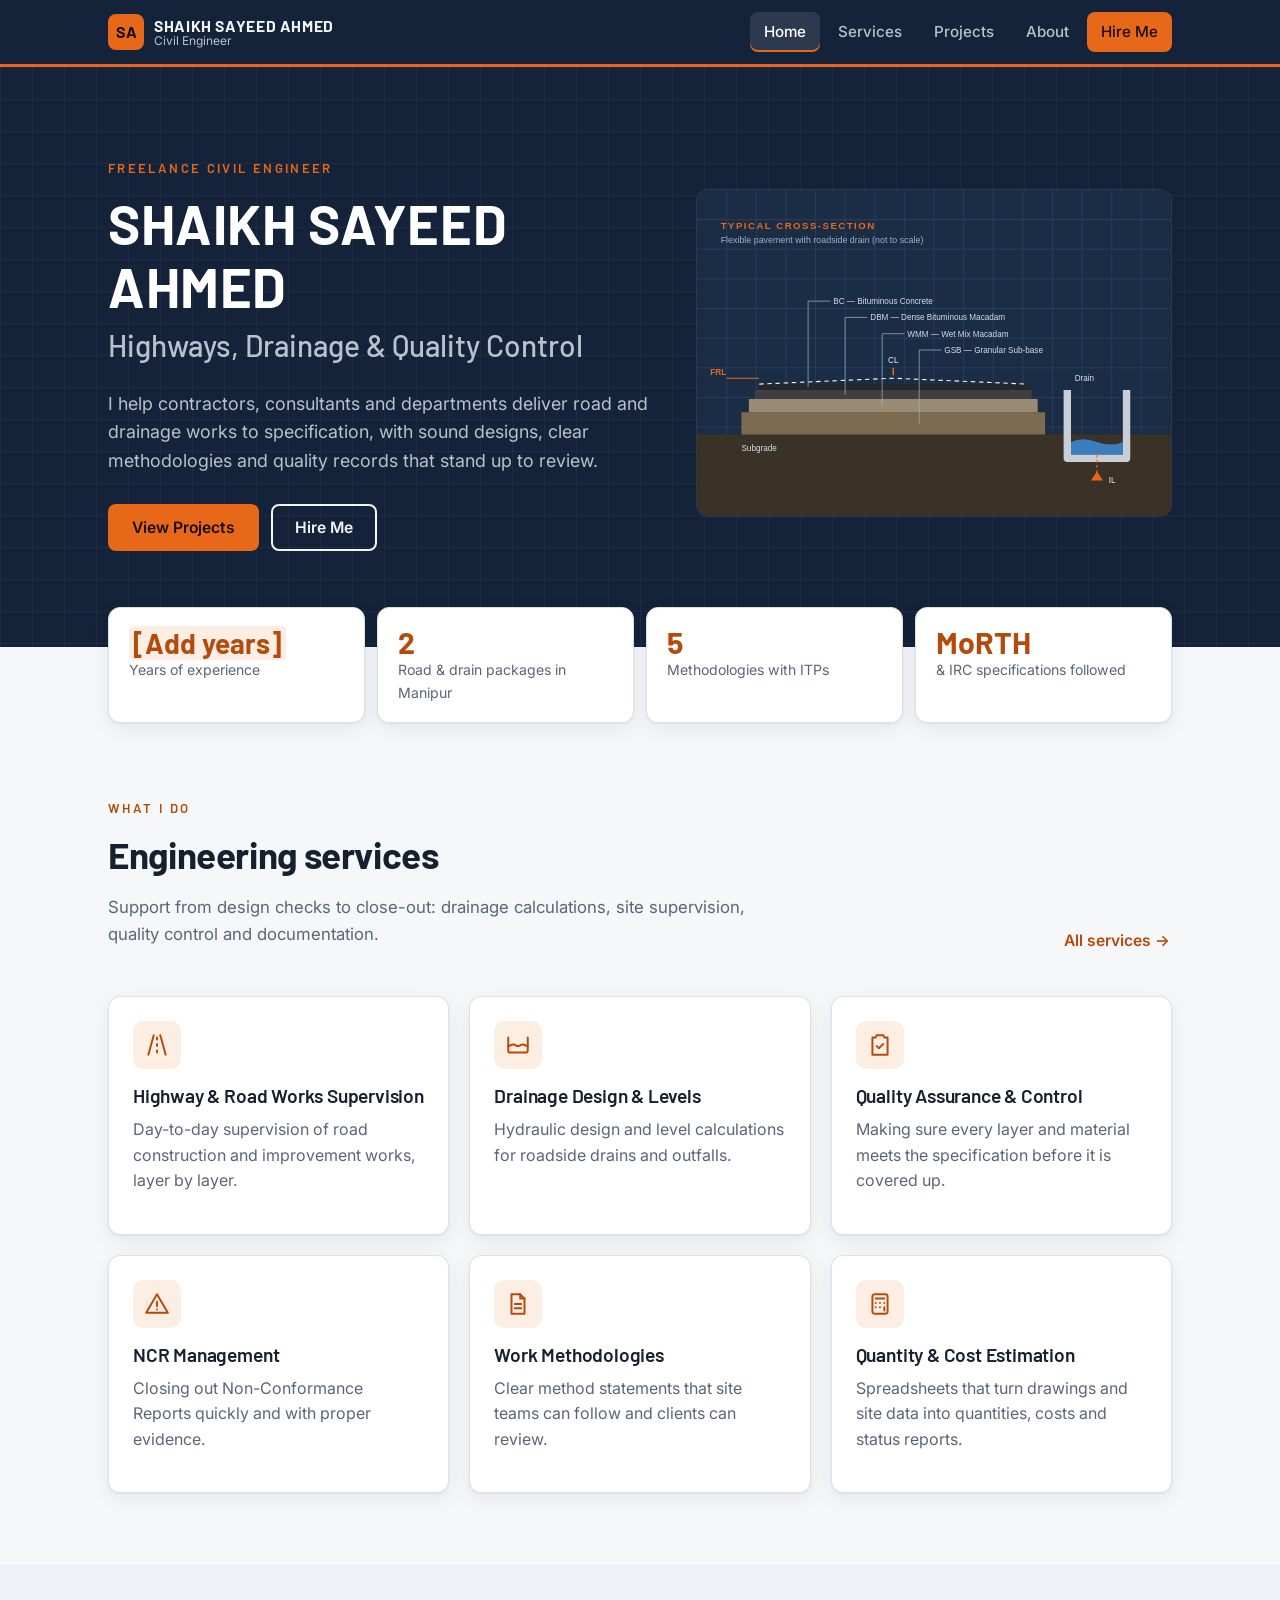
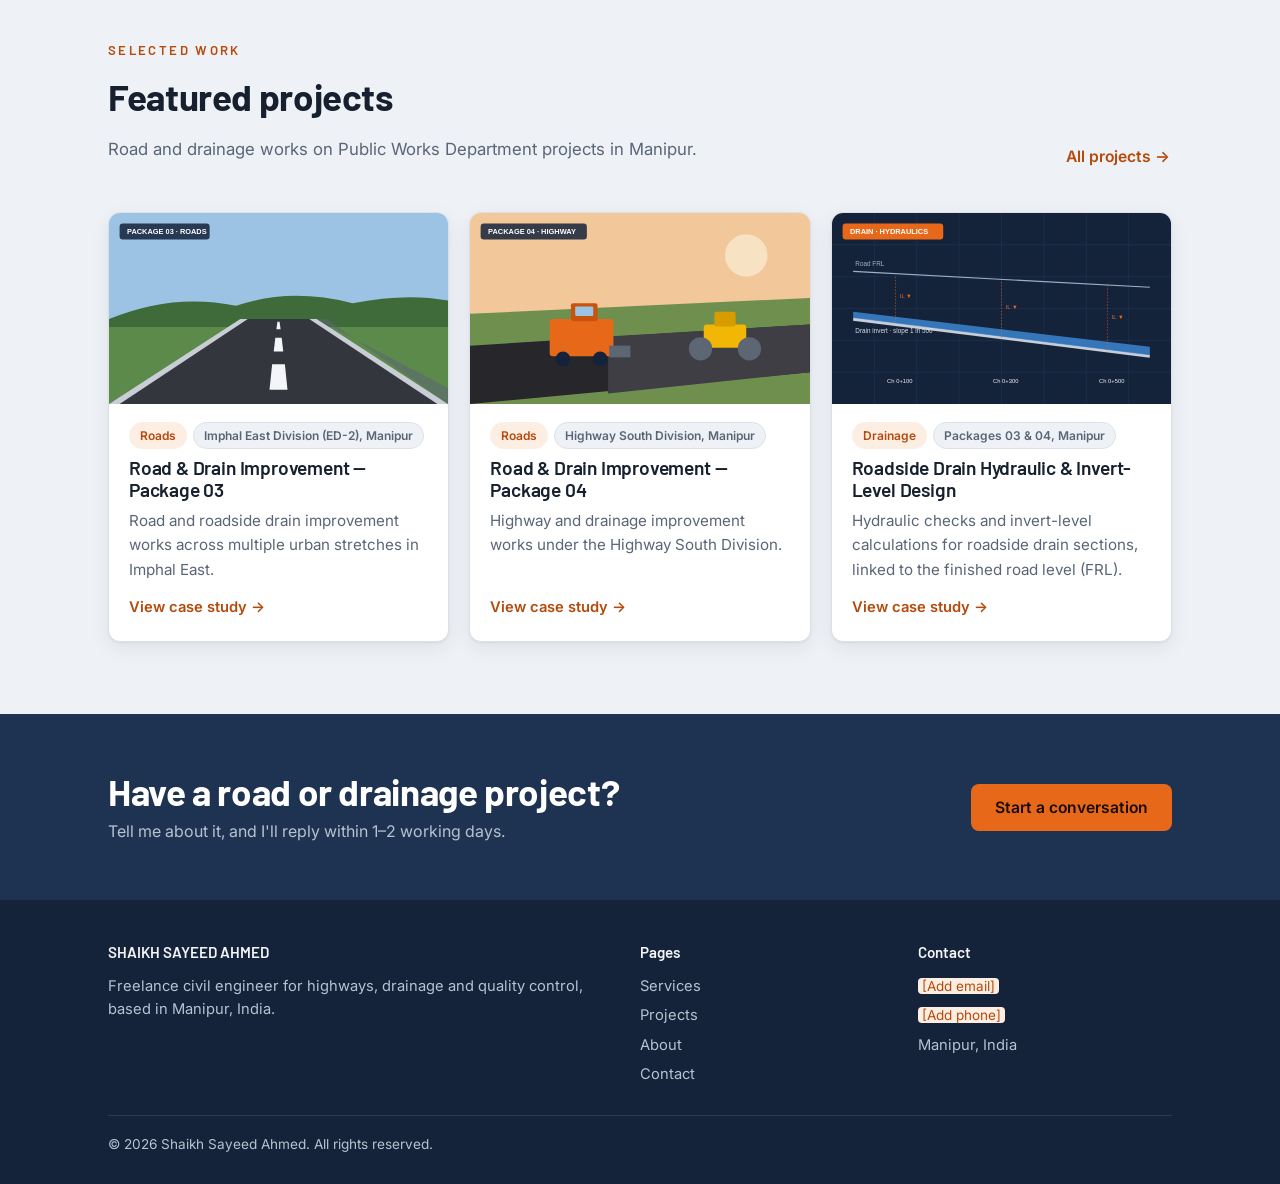
<file: index.html>
<!DOCTYPE html>
<html lang="en">
<head>
  <meta charset="UTF-8">
  <meta name="viewport" content="width=device-width, initial-scale=1.0">
  <title>Shaikh Sayeed Ahmed | Civil Engineer: Highways & Drainage</title>
  <meta name="description" content="Shaikh Sayeed Ahmed, freelance civil engineer specialising in highway works, drainage design, QA/QC and NCR management.">
  <link rel="icon" href="images/favicon.svg" type="image/svg+xml">
  <link rel="preconnect" href="https://fonts.googleapis.com">
  <link rel="preconnect" href="https://fonts.gstatic.com" crossorigin>
  <link href="https://fonts.googleapis.com/css2?family=Barlow:wght@500;600;700&family=Inter:wght@400;500;600&display=swap" rel="stylesheet">
  <link rel="stylesheet" href="css/styles.css">
</head>
<body>
  <a class="skip-link" href="#main">Skip to content</a>

  <header class="site-header">
    <nav class="container nav-bar" aria-label="Main">
      <a class="brand" href="index.html">
        <span class="brand-mark" aria-hidden="true">SA</span>
        <span class="brand-text"><span class="brand-name">SHAIKH SAYEED AHMED</span><span class="brand-role">Civil Engineer</span></span>
      </a>
      <button class="nav-toggle" type="button" aria-expanded="false" aria-controls="nav-links" aria-label="Open menu">
        <svg viewBox="0 0 24 24" fill="none" stroke="currentColor" stroke-width="2" stroke-linecap="round" aria-hidden="true"><path d="M4 7h16M4 12h16M4 17h16"/></svg>
      </button>
      <ul class="nav-links" id="nav-links">
        <li><a href="index.html" aria-current="page">Home</a></li>
        <li><a href="services.html">Services</a></li>
        <li><a href="projects.html">Projects</a></li>
        <li><a href="about.html">About</a></li>
        <li class="nav-cta"><a href="contact.html">Hire Me</a></li>
      </ul>
    </nav>
  </header>

  <main id="main">
    <section class="hero">
      <div class="container hero-inner">
        <div>
          <span class="eyebrow">Freelance Civil Engineer</span>
          <h1>SHAIKH SAYEED AHMED <span class="role">Highways, Drainage &amp; Quality Control</span></h1>
          <p class="lead">I help contractors, consultants and departments deliver road and drainage works to specification, with sound designs, clear methodologies and quality records that stand up to review.</p>
          <div class="btn-row">
            <a class="btn btn-primary" href="projects.html">View Projects</a>
            <a class="btn btn-outline" href="contact.html">Hire Me</a>
          </div>
        </div>
        <div class="hero-art">
          <img src="images/hero.svg" alt="Illustration of a road cross-section with pavement layers and a roadside drain" width="640" height="440">
        </div>
      </div>
    </section>

    <div class="container">
      <div class="stats" aria-label="Key figures">
        <div class="stat"><div class="stat-value">[Add years]</div><div class="stat-label">Years of experience</div></div>
        <div class="stat"><div class="stat-value">2</div><div class="stat-label">Road &amp; drain packages in Manipur</div></div>
        <div class="stat"><div class="stat-value">5</div><div class="stat-label">Methodologies with ITPs</div></div>
        <div class="stat"><div class="stat-value">MoRTH</div><div class="stat-label">&amp; IRC specifications followed</div></div>
      </div>
    </div>

    <section class="section">
      <div class="container">
        <div class="section-head-row">
          <div class="section-head">
            <span class="eyebrow">What I do</span>
            <h2>Engineering services</h2>
            <p>Support from design checks to close-out: drainage calculations, site supervision, quality control and documentation.</p>
          </div>
          <a class="btn btn-ghost" href="services.html">All services →</a>
        </div>
        <div class="grid grid-3" id="services-preview"></div>
      </div>
    </section>

    <section class="section section-alt">
      <div class="container">
        <div class="section-head-row">
          <div class="section-head">
            <span class="eyebrow">Selected work</span>
            <h2>Featured projects</h2>
            <p>Road and drainage works on Public Works Department projects in Manipur.</p>
          </div>
          <a class="btn btn-ghost" href="projects.html">All projects →</a>
        </div>
        <div class="grid grid-3" id="featured-projects"></div>
      </div>
    </section>

    <section class="cta-band">
      <div class="container cta-inner">
        <div>
          <h2>Have a road or drainage project?</h2>
          <p>Tell me about it, and I'll reply within 1–2 working days.</p>
        </div>
        <a class="btn btn-primary" href="contact.html">Start a conversation</a>
      </div>
    </section>
  </main>

  <footer class="site-footer">
    <div class="container">
      <div class="footer-grid">
        <div>
          <p class="footer-title">SHAIKH SAYEED AHMED</p>
          <p>Freelance civil engineer for highways, drainage and quality control, based in Manipur, India.</p>
        </div>
        <div>
          <p class="footer-title">Pages</p>
          <ul>
            <li><a href="services.html">Services</a></li>
            <li><a href="projects.html">Projects</a></li>
            <li><a href="about.html">About</a></li>
            <li><a href="contact.html">Contact</a></li>
          </ul>
        </div>
        <div>
          <p class="footer-title">Contact</p>
          <ul>
            <li>[Add email]</li>
            <li>[Add phone]</li>
            <li>Manipur, India</li>
          </ul>
        </div>
      </div>
      <div class="footer-bottom">© <span data-year></span> Shaikh Sayeed Ahmed. All rights reserved.</div>
    </div>
  </footer>

  <dialog class="project-dialog" id="project-dialog" aria-labelledby="dialog-title">
    <button class="dialog-close" type="button" aria-label="Close">×</button>
    <div class="dialog-content"></div>
  </dialog>

  <script src="js/config.js"></script>
  <script src="js/data.js"></script>
  <script src="js/main.js"></script>
  <script src="js/chat.js"></script>
</body>
</html>
</file>
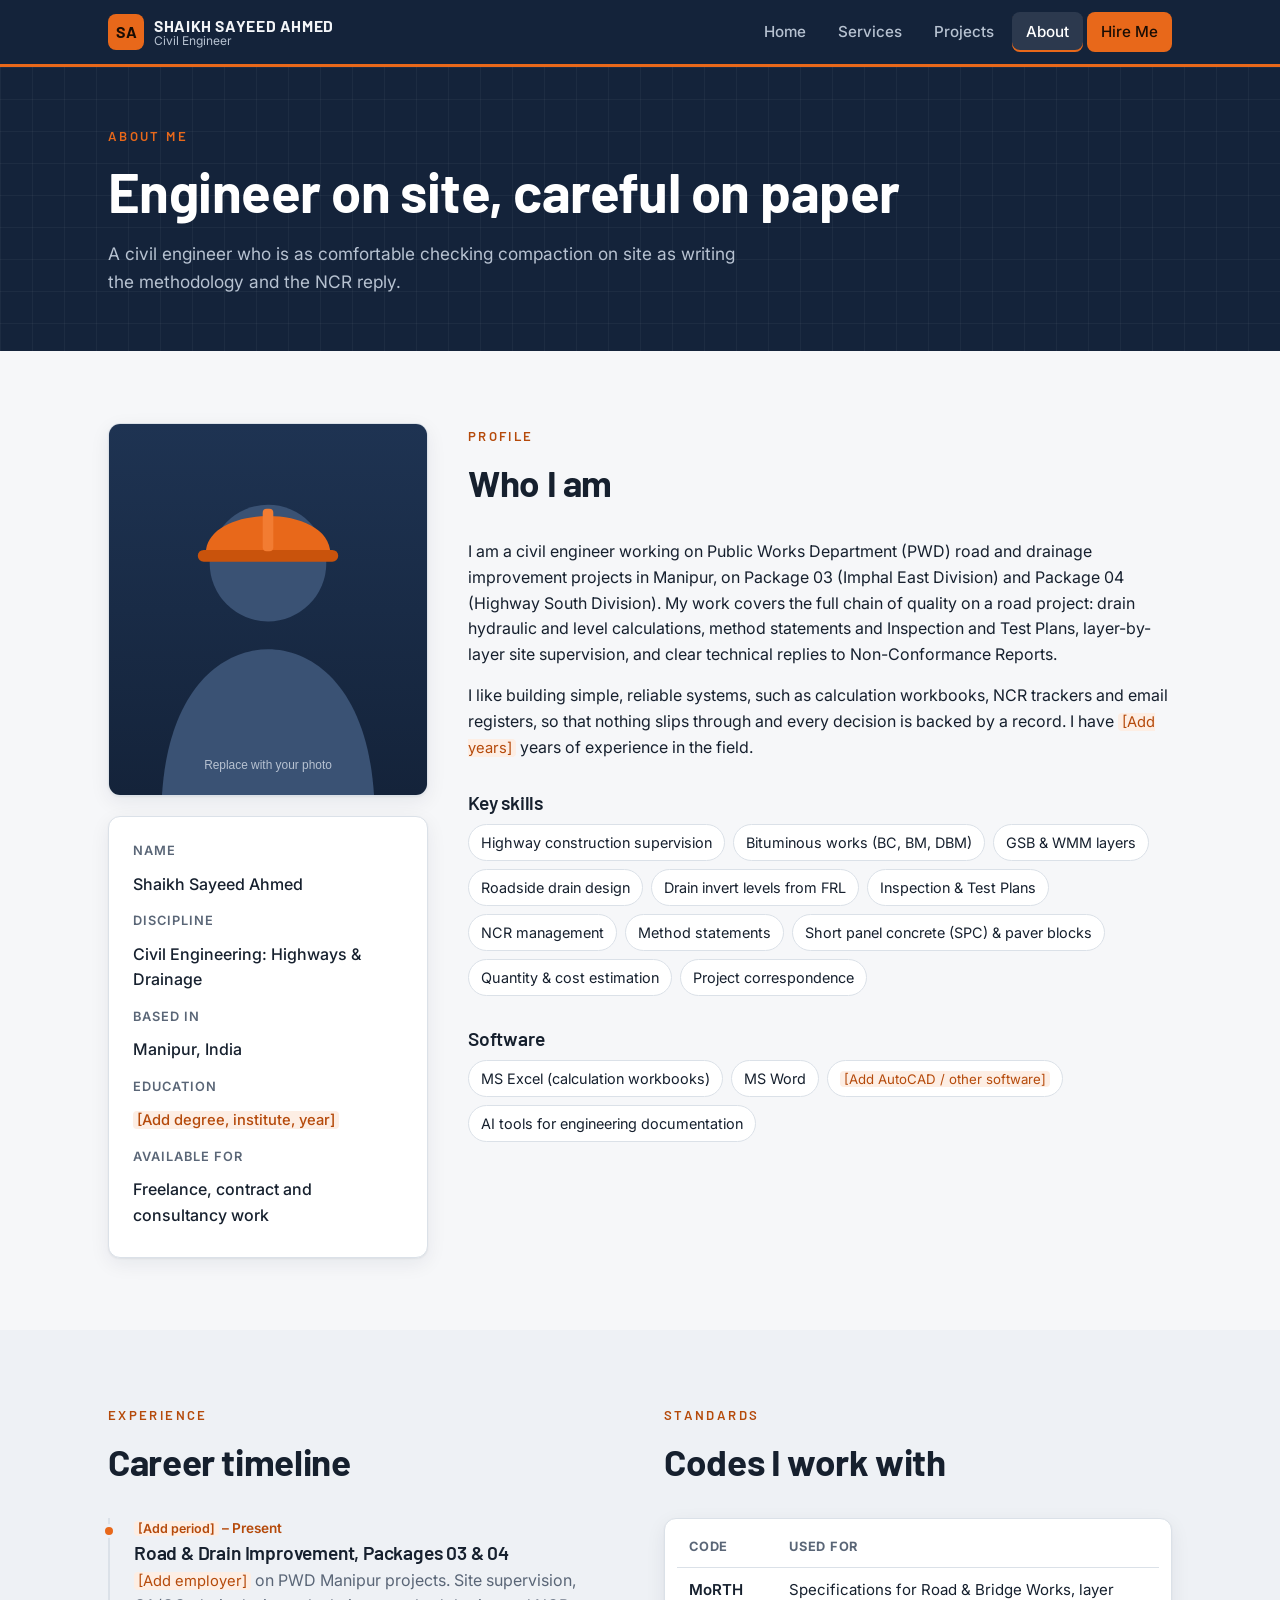
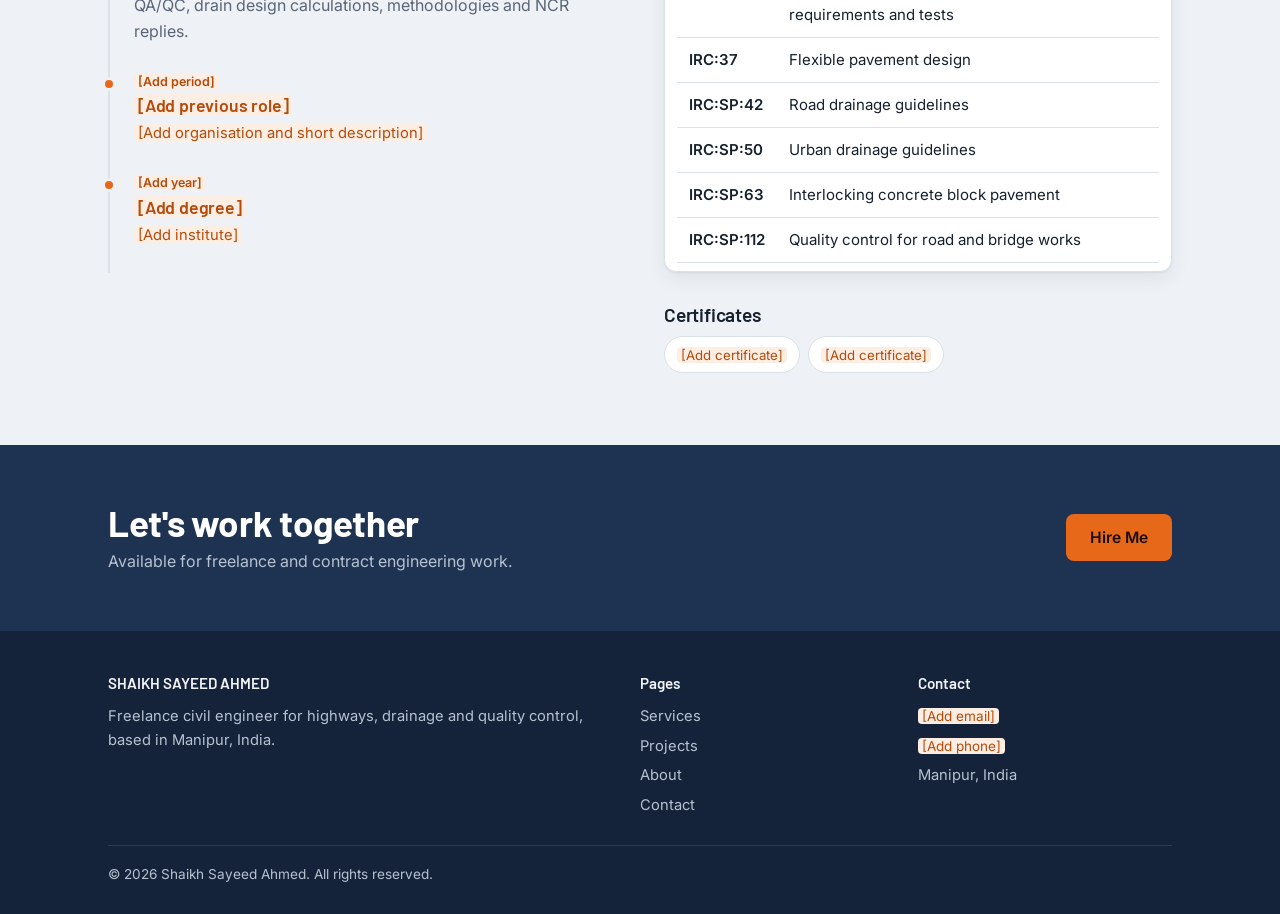
<file: about.html>
<!DOCTYPE html>
<html lang="en">
<head>
  <meta charset="UTF-8">
  <meta name="viewport" content="width=device-width, initial-scale=1.0">
  <title>About | Shaikh Sayeed Ahmed, Civil Engineer</title>
  <meta name="description" content="Profile, skills, experience and standards of civil engineer Shaikh Sayeed Ahmed.">
  <link rel="icon" href="images/favicon.svg" type="image/svg+xml">
  <link rel="preconnect" href="https://fonts.googleapis.com">
  <link rel="preconnect" href="https://fonts.gstatic.com" crossorigin>
  <link href="https://fonts.googleapis.com/css2?family=Barlow:wght@500;600;700&family=Inter:wght@400;500;600&display=swap" rel="stylesheet">
  <link rel="stylesheet" href="css/styles.css">
</head>
<body>
  <a class="skip-link" href="#main">Skip to content</a>

  <header class="site-header">
    <nav class="container nav-bar" aria-label="Main">
      <a class="brand" href="index.html">
        <span class="brand-mark" aria-hidden="true">SA</span>
        <span class="brand-text"><span class="brand-name">SHAIKH SAYEED AHMED</span><span class="brand-role">Civil Engineer</span></span>
      </a>
      <button class="nav-toggle" type="button" aria-expanded="false" aria-controls="nav-links" aria-label="Open menu">
        <svg viewBox="0 0 24 24" fill="none" stroke="currentColor" stroke-width="2" stroke-linecap="round" aria-hidden="true"><path d="M4 7h16M4 12h16M4 17h16"/></svg>
      </button>
      <ul class="nav-links" id="nav-links">
        <li><a href="index.html">Home</a></li>
        <li><a href="services.html">Services</a></li>
        <li><a href="projects.html">Projects</a></li>
        <li><a href="about.html" aria-current="page">About</a></li>
        <li class="nav-cta"><a href="contact.html">Hire Me</a></li>
      </ul>
    </nav>
  </header>

  <main id="main">
    <section class="page-hero">
      <div class="container">
        <span class="eyebrow">About me</span>
        <h1>Engineer on site, careful on paper</h1>
        <p>A civil engineer who is as comfortable checking compaction on site as writing the methodology and the NCR reply.</p>
      </div>
    </section>

    <section class="section">
      <div class="container about-grid">
        <aside>
          <div class="portrait">
            <img src="images/portrait.svg" alt="Portrait placeholder for Shaikh Sayeed Ahmed" width="480" height="560">
          </div>
          <div class="card profile-card">
            <dl>
              <dt>Name</dt><dd>Shaikh Sayeed Ahmed</dd>
              <dt>Discipline</dt><dd>Civil Engineering: Highways &amp; Drainage</dd>
              <dt>Based in</dt><dd>Manipur, India</dd>
              <dt>Education</dt><dd>[Add degree, institute, year]</dd>
              <dt>Available for</dt><dd>Freelance, contract and consultancy work</dd>
            </dl>
          </div>
        </aside>

        <div>
          <div class="section-head">
            <span class="eyebrow">Profile</span>
            <h2>Who I am</h2>
          </div>
          <p>I am a civil engineer working on Public Works Department (PWD) road and drainage improvement projects in Manipur, on Package 03 (Imphal East Division) and Package 04 (Highway South Division). My work covers the full chain of quality on a road project: drain hydraulic and level calculations, method statements and Inspection and Test Plans, layer-by-layer site supervision, and clear technical replies to Non-Conformance Reports.</p>
          <p>I like building simple, reliable systems, such as calculation workbooks, NCR trackers and email registers, so that nothing slips through and every decision is backed by a record. I have <span class="placeholder">[Add years]</span> years of experience in the field.</p>

          <h3 class="subhead">Key skills</h3>
          <ul class="chip-list">
            <li>Highway construction supervision</li>
            <li>Bituminous works (BC, BM, DBM)</li>
            <li>GSB &amp; WMM layers</li>
            <li>Roadside drain design</li>
            <li>Drain invert levels from FRL</li>
            <li>Inspection &amp; Test Plans</li>
            <li>NCR management</li>
            <li>Method statements</li>
            <li>Short panel concrete (SPC) &amp; paver blocks</li>
            <li>Quantity &amp; cost estimation</li>
            <li>Project correspondence</li>
          </ul>

          <h3 class="subhead">Software</h3>
          <ul class="chip-list">
            <li>MS Excel (calculation workbooks)</li>
            <li>MS Word</li>
            <li>[Add AutoCAD / other software]</li>
            <li>AI tools for engineering documentation</li>
          </ul>
        </div>
      </div>
    </section>

    <section class="section section-alt">
      <div class="container grid grid-2 grid-wide">
        <div>
          <div class="section-head">
            <span class="eyebrow">Experience</span>
            <h2>Career timeline</h2>
          </div>
          <ol class="timeline">
            <li>
              <div class="when">[Add period] – Present</div>
              <h3>Road &amp; Drain Improvement, Packages 03 &amp; 04</h3>
              <p>[Add employer] on PWD Manipur projects. Site supervision, QA/QC, drain design calculations, methodologies and NCR replies.</p>
            </li>
            <li>
              <div class="when">[Add period]</div>
              <h3>[Add previous role]</h3>
              <p>[Add organisation and short description]</p>
            </li>
            <li>
              <div class="when">[Add year]</div>
              <h3>[Add degree]</h3>
              <p>[Add institute]</p>
            </li>
          </ol>
        </div>
        <div>
          <div class="section-head">
            <span class="eyebrow">Standards</span>
            <h2>Codes I work with</h2>
          </div>
          <div class="card card-tight table-wrap">
            <table class="code-table">
              <thead><tr><th>Code</th><th>Used for</th></tr></thead>
              <tbody>
                <tr><td>MoRTH</td><td>Specifications for Road &amp; Bridge Works, layer requirements and tests</td></tr>
                <tr><td>IRC:37</td><td>Flexible pavement design</td></tr>
                <tr><td>IRC:SP:42</td><td>Road drainage guidelines</td></tr>
                <tr><td>IRC:SP:50</td><td>Urban drainage guidelines</td></tr>
                <tr><td>IRC:SP:63</td><td>Interlocking concrete block pavement</td></tr>
                <tr><td>IRC:SP:112</td><td>Quality control for road and bridge works</td></tr>
              </tbody>
            </table>
          </div>
          <h3 class="subhead">Certificates</h3>
          <ul class="chip-list">
            <li>[Add certificate]</li>
            <li>[Add certificate]</li>
          </ul>
        </div>
      </div>
    </section>

    <section class="cta-band">
      <div class="container cta-inner">
        <div>
          <h2>Let's work together</h2>
          <p>Available for freelance and contract engineering work.</p>
        </div>
        <a class="btn btn-primary" href="contact.html">Hire Me</a>
      </div>
    </section>
  </main>

  <footer class="site-footer">
    <div class="container">
      <div class="footer-grid">
        <div>
          <p class="footer-title">SHAIKH SAYEED AHMED</p>
          <p>Freelance civil engineer for highways, drainage and quality control, based in Manipur, India.</p>
        </div>
        <div>
          <p class="footer-title">Pages</p>
          <ul>
            <li><a href="services.html">Services</a></li>
            <li><a href="projects.html">Projects</a></li>
            <li><a href="about.html">About</a></li>
            <li><a href="contact.html">Contact</a></li>
          </ul>
        </div>
        <div>
          <p class="footer-title">Contact</p>
          <ul>
            <li>[Add email]</li>
            <li>[Add phone]</li>
            <li>Manipur, India</li>
          </ul>
        </div>
      </div>
      <div class="footer-bottom">© <span data-year></span> Shaikh Sayeed Ahmed. All rights reserved.</div>
    </div>
  </footer>

  <script src="js/config.js"></script>
  <script src="js/data.js"></script>
  <script src="js/main.js"></script>
  <script src="js/chat.js"></script>
</body>
</html>
</file>
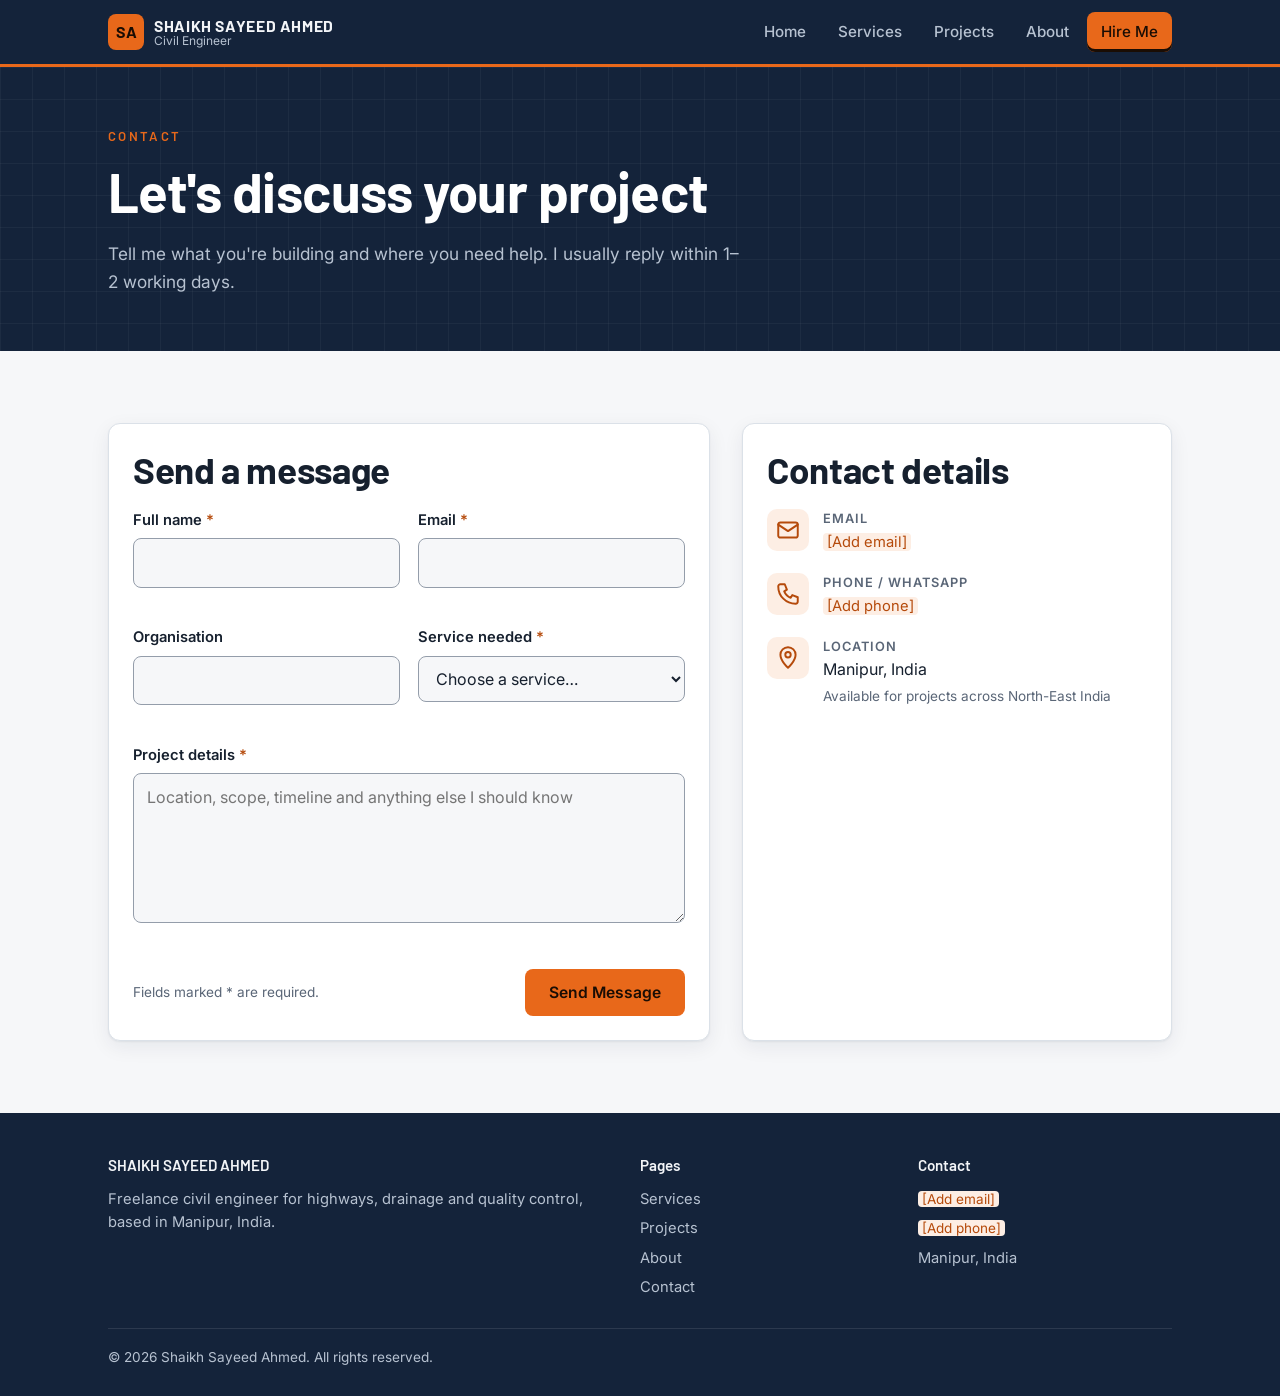
<file: contact.html>
<!DOCTYPE html>
<html lang="en">
<head>
  <meta charset="UTF-8">
  <meta name="viewport" content="width=device-width, initial-scale=1.0">
  <title>Contact | Shaikh Sayeed Ahmed, Civil Engineer</title>
  <meta name="description" content="Contact civil engineer Shaikh Sayeed Ahmed about road, drainage and QA/QC work.">
  <link rel="icon" href="images/favicon.svg" type="image/svg+xml">
  <link rel="preconnect" href="https://fonts.googleapis.com">
  <link rel="preconnect" href="https://fonts.gstatic.com" crossorigin>
  <link href="https://fonts.googleapis.com/css2?family=Barlow:wght@500;600;700&family=Inter:wght@400;500;600&display=swap" rel="stylesheet">
  <link rel="stylesheet" href="css/styles.css">
</head>
<body>
  <a class="skip-link" href="#main">Skip to content</a>

  <header class="site-header">
    <nav class="container nav-bar" aria-label="Main">
      <a class="brand" href="index.html">
        <span class="brand-mark" aria-hidden="true">SA</span>
        <span class="brand-text"><span class="brand-name">SHAIKH SAYEED AHMED</span><span class="brand-role">Civil Engineer</span></span>
      </a>
      <button class="nav-toggle" type="button" aria-expanded="false" aria-controls="nav-links" aria-label="Open menu">
        <svg viewBox="0 0 24 24" fill="none" stroke="currentColor" stroke-width="2" stroke-linecap="round" aria-hidden="true"><path d="M4 7h16M4 12h16M4 17h16"/></svg>
      </button>
      <ul class="nav-links" id="nav-links">
        <li><a href="index.html">Home</a></li>
        <li><a href="services.html">Services</a></li>
        <li><a href="projects.html">Projects</a></li>
        <li><a href="about.html">About</a></li>
        <li class="nav-cta"><a href="contact.html" aria-current="page">Hire Me</a></li>
      </ul>
    </nav>
  </header>

  <main id="main">
    <section class="page-hero">
      <div class="container">
        <span class="eyebrow">Contact</span>
        <h1>Let's discuss your project</h1>
        <p>Tell me what you're building and where you need help. I usually reply within 1–2 working days.</p>
      </div>
    </section>

    <section class="section">
      <div class="container contact-grid">
        <div class="card">
          <h2>Send a message</h2>
          <!-- Submissions go to the N8N webhook set in js/config.js -->
          <form id="contact-form" method="post" novalidate>
            <div class="form-grid">
              <div class="field">
                <label for="name">Full name <span class="req">*</span></label>
                <input id="name" name="name" type="text" autocomplete="name" required aria-describedby="name-error">
                <span class="field-error" id="name-error" aria-live="polite"></span>
              </div>
              <div class="field">
                <label for="email">Email <span class="req">*</span></label>
                <input id="email" name="email" type="email" autocomplete="email" required aria-describedby="email-error">
                <span class="field-error" id="email-error" aria-live="polite"></span>
              </div>
              <div class="field">
                <label for="organisation">Organisation</label>
                <input id="organisation" name="organisation" type="text" autocomplete="organization">
                <span class="field-error"></span>
              </div>
              <div class="field">
                <label for="service">Service needed <span class="req">*</span></label>
                <select id="service" name="service" required aria-describedby="service-error">
                  <option value="">Choose a service…</option>
                  <option>Highway &amp; Road Works Supervision</option>
                  <option>Drainage Design &amp; Levels</option>
                  <option>Quality Assurance &amp; Control</option>
                  <option>NCR Management</option>
                  <option>Work Methodologies</option>
                  <option>Quantity &amp; Cost Estimation</option>
                  <option>Other</option>
                </select>
                <span class="field-error" id="service-error" aria-live="polite"></span>
              </div>
              <div class="field full">
                <label for="message">Project details <span class="req">*</span></label>
                <textarea id="message" name="message" required aria-describedby="message-error" placeholder="Location, scope, timeline and anything else I should know"></textarea>
                <span class="field-error" id="message-error" aria-live="polite"></span>
              </div>
              <div class="field hp-field" aria-hidden="true">
                <label for="website">Website</label>
                <input id="website" name="website" type="text" tabindex="-1" autocomplete="off">
              </div>
              <div class="full btn-row spread">
                <p class="form-note">Fields marked * are required.</p>
                <button class="btn btn-primary" type="submit">Send Message</button>
              </div>
            </div>
            <div class="form-status" id="form-status" role="status" tabindex="-1" hidden></div>
          </form>
        </div>

        <aside class="card">
          <h2>Contact details</h2>
          <ul class="contact-list">
            <li>
              <div class="service-icon" aria-hidden="true"><svg viewBox="0 0 24 24" fill="none" stroke="currentColor" stroke-width="1.8" stroke-linecap="round" stroke-linejoin="round"><rect x="3" y="5" width="18" height="14" rx="2"/><path d="m3 7 9 6 9-6"/></svg></div>
              <div><div class="label">Email</div>[Add email]</div>
            </li>
            <li>
              <div class="service-icon" aria-hidden="true"><svg viewBox="0 0 24 24" fill="none" stroke="currentColor" stroke-width="1.8" stroke-linecap="round" stroke-linejoin="round"><path d="M5 3h4l2 5-2.5 1.5a11 11 0 0 0 6 6L16 13l5 2v4a2 2 0 0 1-2 2A16 16 0 0 1 3 5a2 2 0 0 1 2-2"/></svg></div>
              <div><div class="label">Phone / WhatsApp</div>[Add phone]</div>
            </li>
            <li>
              <div class="service-icon" aria-hidden="true"><svg viewBox="0 0 24 24" fill="none" stroke="currentColor" stroke-width="1.8" stroke-linecap="round" stroke-linejoin="round"><path d="M12 21s-7-6.2-7-12a7 7 0 0 1 14 0c0 5.8-7 12-7 12z"/><circle cx="12" cy="9" r="2.5"/></svg></div>
              <div><div class="label">Location</div>Manipur, India<br><span class="form-note">Available for projects across North-East India</span></div>
            </li>
          </ul>
        </aside>
      </div>
    </section>
  </main>

  <footer class="site-footer">
    <div class="container">
      <div class="footer-grid">
        <div>
          <p class="footer-title">SHAIKH SAYEED AHMED</p>
          <p>Freelance civil engineer for highways, drainage and quality control, based in Manipur, India.</p>
        </div>
        <div>
          <p class="footer-title">Pages</p>
          <ul>
            <li><a href="services.html">Services</a></li>
            <li><a href="projects.html">Projects</a></li>
            <li><a href="about.html">About</a></li>
            <li><a href="contact.html">Contact</a></li>
          </ul>
        </div>
        <div>
          <p class="footer-title">Contact</p>
          <ul>
            <li>[Add email]</li>
            <li>[Add phone]</li>
            <li>Manipur, India</li>
          </ul>
        </div>
      </div>
      <div class="footer-bottom">© <span data-year></span> Shaikh Sayeed Ahmed. All rights reserved.</div>
    </div>
  </footer>

  <script src="js/config.js"></script>
  <script src="js/data.js"></script>
  <script src="js/main.js"></script>
  <script src="js/chat.js"></script>
</body>
</html>
</file>
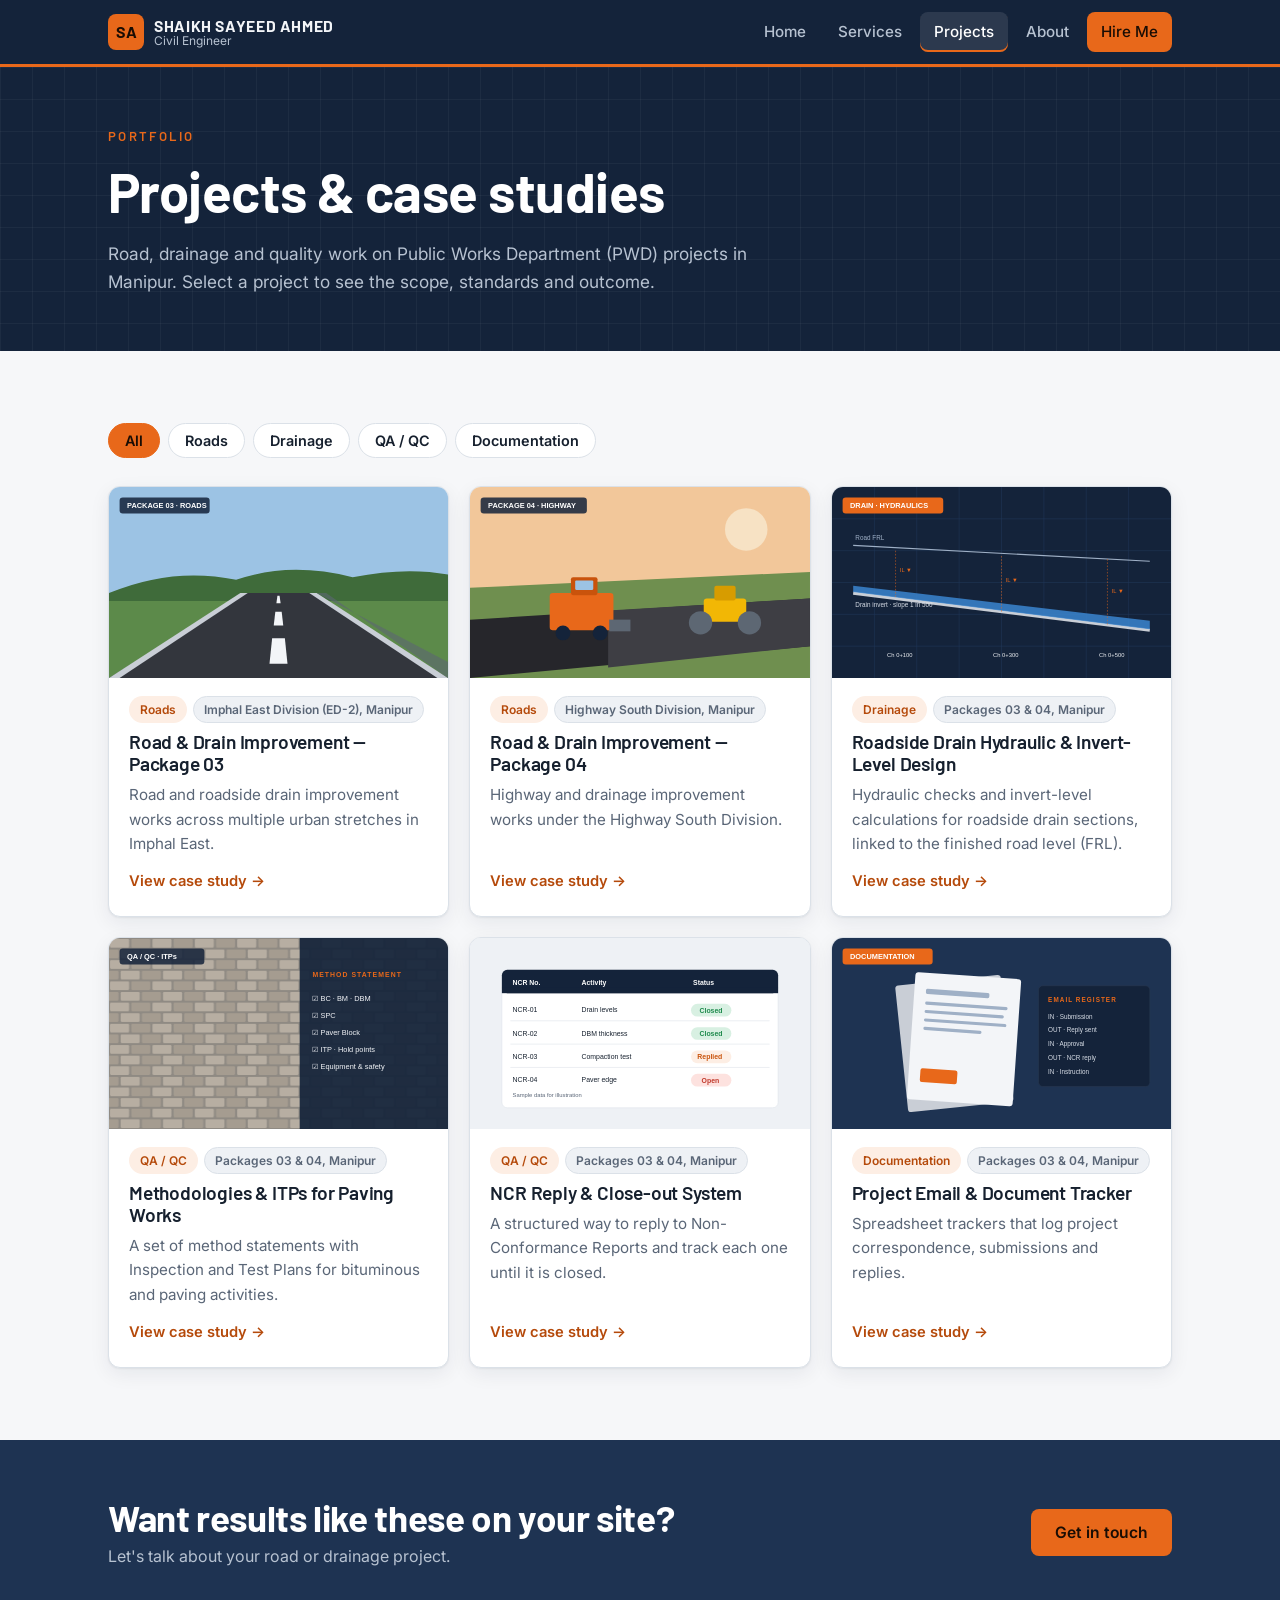
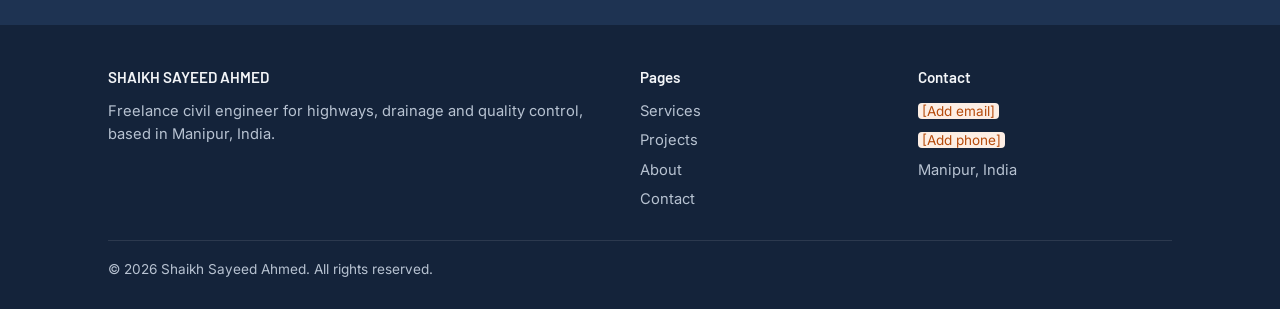
<file: projects.html>
<!DOCTYPE html>
<html lang="en">
<head>
  <meta charset="UTF-8">
  <meta name="viewport" content="width=device-width, initial-scale=1.0">
  <title>Projects | Shaikh Sayeed Ahmed, Civil Engineer</title>
  <meta name="description" content="Road, drainage, QA/QC and documentation projects by civil engineer Shaikh Sayeed Ahmed.">
  <link rel="icon" href="images/favicon.svg" type="image/svg+xml">
  <link rel="preconnect" href="https://fonts.googleapis.com">
  <link rel="preconnect" href="https://fonts.gstatic.com" crossorigin>
  <link href="https://fonts.googleapis.com/css2?family=Barlow:wght@500;600;700&family=Inter:wght@400;500;600&display=swap" rel="stylesheet">
  <link rel="stylesheet" href="css/styles.css">
</head>
<body>
  <a class="skip-link" href="#main">Skip to content</a>

  <header class="site-header">
    <nav class="container nav-bar" aria-label="Main">
      <a class="brand" href="index.html">
        <span class="brand-mark" aria-hidden="true">SA</span>
        <span class="brand-text"><span class="brand-name">SHAIKH SAYEED AHMED</span><span class="brand-role">Civil Engineer</span></span>
      </a>
      <button class="nav-toggle" type="button" aria-expanded="false" aria-controls="nav-links" aria-label="Open menu">
        <svg viewBox="0 0 24 24" fill="none" stroke="currentColor" stroke-width="2" stroke-linecap="round" aria-hidden="true"><path d="M4 7h16M4 12h16M4 17h16"/></svg>
      </button>
      <ul class="nav-links" id="nav-links">
        <li><a href="index.html">Home</a></li>
        <li><a href="services.html">Services</a></li>
        <li><a href="projects.html" aria-current="page">Projects</a></li>
        <li><a href="about.html">About</a></li>
        <li class="nav-cta"><a href="contact.html">Hire Me</a></li>
      </ul>
    </nav>
  </header>

  <main id="main">
    <section class="page-hero">
      <div class="container">
        <span class="eyebrow">Portfolio</span>
        <h1>Projects &amp; case studies</h1>
        <p>Road, drainage and quality work on Public Works Department (PWD) projects in Manipur. Select a project to see the scope, standards and outcome.</p>
      </div>
    </section>

    <section class="section">
      <div class="container">
        <div class="filters" id="project-filters" role="group" aria-label="Filter projects by category">
          <button type="button" class="filter-btn" data-filter="all" aria-pressed="true">All</button>
          <button type="button" class="filter-btn" data-filter="roads" aria-pressed="false">Roads</button>
          <button type="button" class="filter-btn" data-filter="drainage" aria-pressed="false">Drainage</button>
          <button type="button" class="filter-btn" data-filter="qaqc" aria-pressed="false">QA / QC</button>
          <button type="button" class="filter-btn" data-filter="documentation" aria-pressed="false">Documentation</button>
        </div>
        <p class="visually-hidden" id="projects-count" aria-live="polite"></p>
        <div class="grid grid-3" id="projects-grid"></div>
      </div>
    </section>

    <section class="cta-band">
      <div class="container cta-inner">
        <div>
          <h2>Want results like these on your site?</h2>
          <p>Let's talk about your road or drainage project.</p>
        </div>
        <a class="btn btn-primary" href="contact.html">Get in touch</a>
      </div>
    </section>
  </main>

  <footer class="site-footer">
    <div class="container">
      <div class="footer-grid">
        <div>
          <p class="footer-title">SHAIKH SAYEED AHMED</p>
          <p>Freelance civil engineer for highways, drainage and quality control, based in Manipur, India.</p>
        </div>
        <div>
          <p class="footer-title">Pages</p>
          <ul>
            <li><a href="services.html">Services</a></li>
            <li><a href="projects.html">Projects</a></li>
            <li><a href="about.html">About</a></li>
            <li><a href="contact.html">Contact</a></li>
          </ul>
        </div>
        <div>
          <p class="footer-title">Contact</p>
          <ul>
            <li>[Add email]</li>
            <li>[Add phone]</li>
            <li>Manipur, India</li>
          </ul>
        </div>
      </div>
      <div class="footer-bottom">© <span data-year></span> Shaikh Sayeed Ahmed. All rights reserved.</div>
    </div>
  </footer>

  <dialog class="project-dialog" id="project-dialog" aria-labelledby="dialog-title">
    <button class="dialog-close" type="button" aria-label="Close">×</button>
    <div class="dialog-content"></div>
  </dialog>

  <script src="js/config.js"></script>
  <script src="js/data.js"></script>
  <script src="js/main.js"></script>
  <script src="js/chat.js"></script>
</body>
</html>
</file>
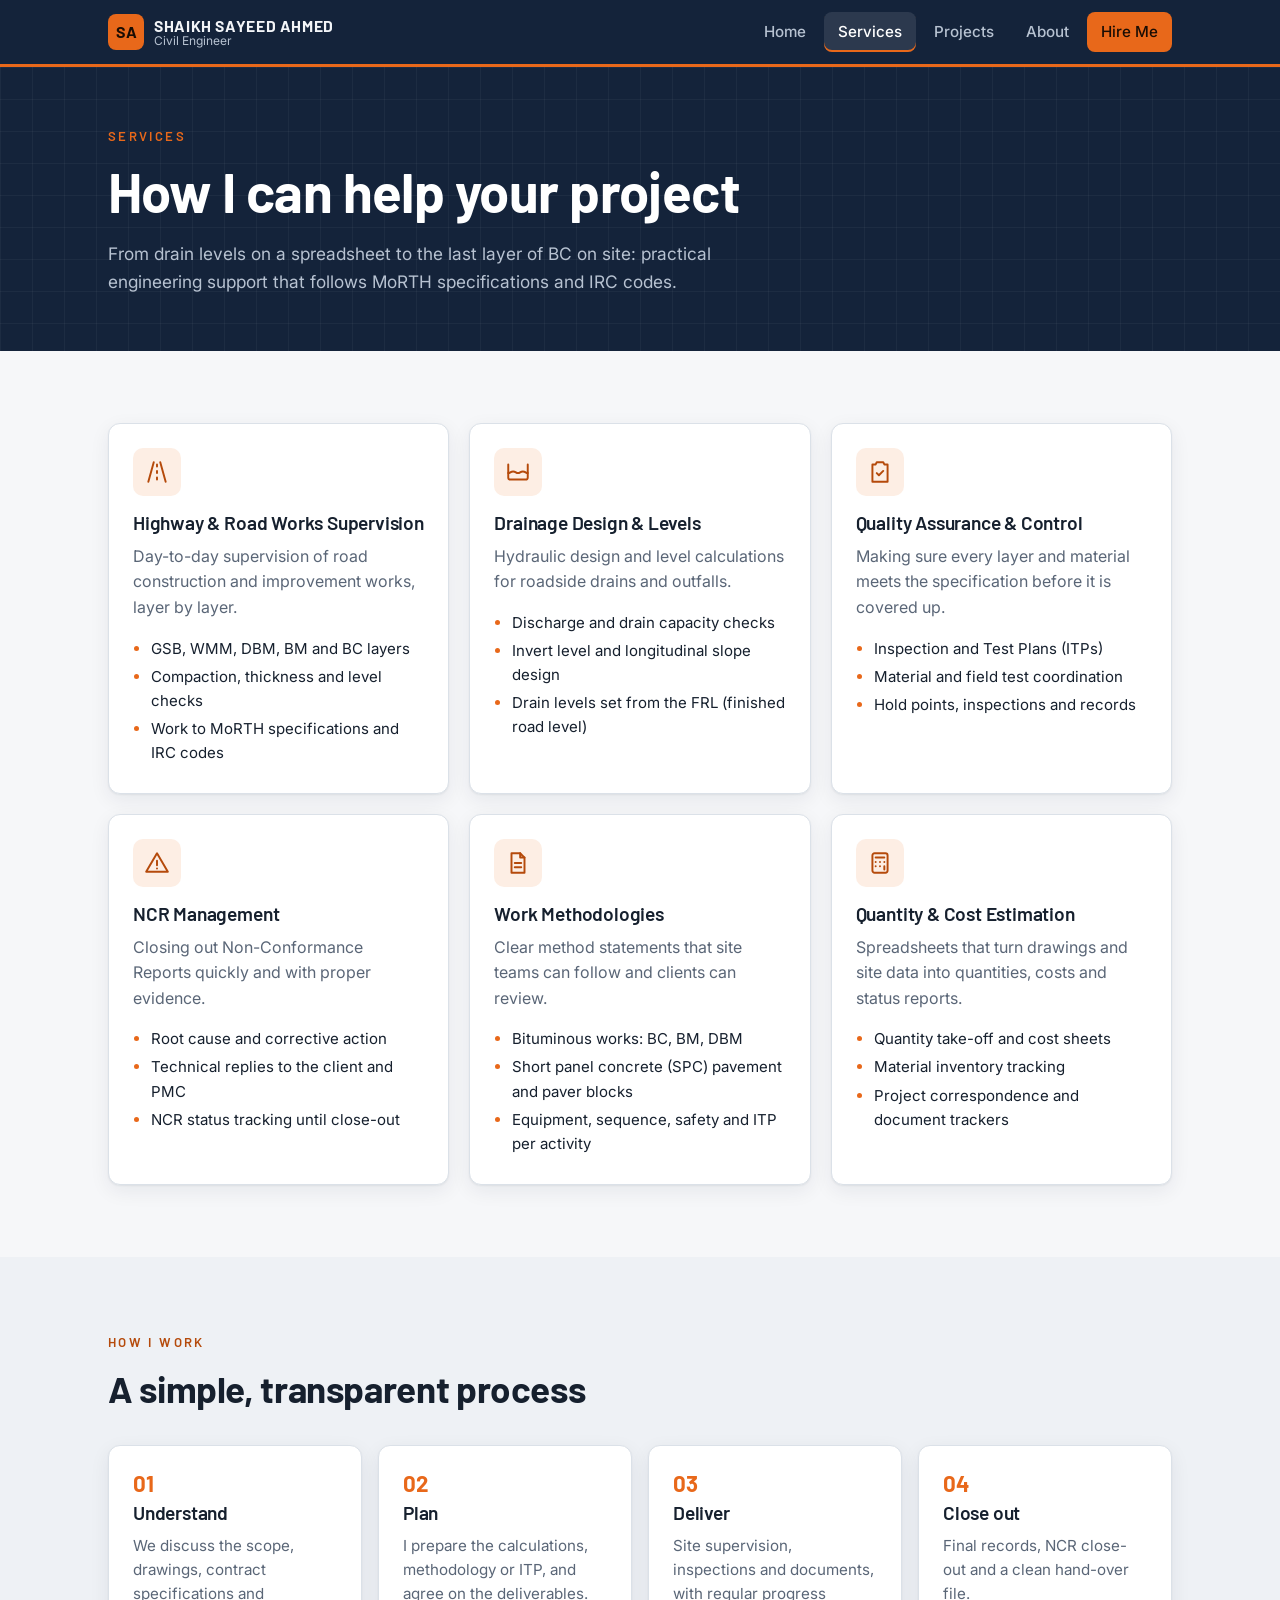
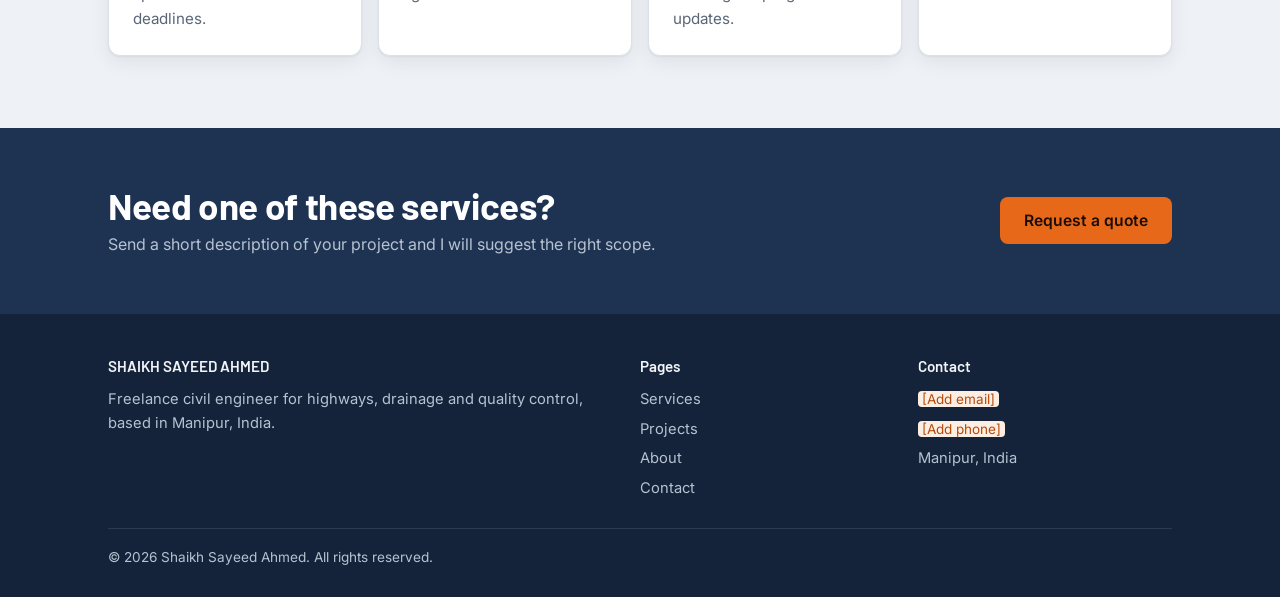
<file: services.html>
<!DOCTYPE html>
<html lang="en">
<head>
  <meta charset="UTF-8">
  <meta name="viewport" content="width=device-width, initial-scale=1.0">
  <title>Services | Shaikh Sayeed Ahmed, Civil Engineer</title>
  <meta name="description" content="Highway supervision, drainage design, QA/QC, NCR management, work methodologies and quantity estimation.">
  <link rel="icon" href="images/favicon.svg" type="image/svg+xml">
  <link rel="preconnect" href="https://fonts.googleapis.com">
  <link rel="preconnect" href="https://fonts.gstatic.com" crossorigin>
  <link href="https://fonts.googleapis.com/css2?family=Barlow:wght@500;600;700&family=Inter:wght@400;500;600&display=swap" rel="stylesheet">
  <link rel="stylesheet" href="css/styles.css">
</head>
<body>
  <a class="skip-link" href="#main">Skip to content</a>

  <header class="site-header">
    <nav class="container nav-bar" aria-label="Main">
      <a class="brand" href="index.html">
        <span class="brand-mark" aria-hidden="true">SA</span>
        <span class="brand-text"><span class="brand-name">SHAIKH SAYEED AHMED</span><span class="brand-role">Civil Engineer</span></span>
      </a>
      <button class="nav-toggle" type="button" aria-expanded="false" aria-controls="nav-links" aria-label="Open menu">
        <svg viewBox="0 0 24 24" fill="none" stroke="currentColor" stroke-width="2" stroke-linecap="round" aria-hidden="true"><path d="M4 7h16M4 12h16M4 17h16"/></svg>
      </button>
      <ul class="nav-links" id="nav-links">
        <li><a href="index.html">Home</a></li>
        <li><a href="services.html" aria-current="page">Services</a></li>
        <li><a href="projects.html">Projects</a></li>
        <li><a href="about.html">About</a></li>
        <li class="nav-cta"><a href="contact.html">Hire Me</a></li>
      </ul>
    </nav>
  </header>

  <main id="main">
    <section class="page-hero">
      <div class="container">
        <span class="eyebrow">Services</span>
        <h1>How I can help your project</h1>
        <p>From drain levels on a spreadsheet to the last layer of BC on site: practical engineering support that follows MoRTH specifications and IRC codes.</p>
      </div>
    </section>

    <section class="section">
      <div class="container">
        <div class="grid grid-3" id="services-list"></div>
      </div>
    </section>

    <section class="section section-alt">
      <div class="container">
        <div class="section-head">
          <span class="eyebrow">How I work</span>
          <h2>A simple, transparent process</h2>
        </div>
        <div class="steps">
          <div class="card step"><h3>Understand</h3><p>We discuss the scope, drawings, contract specifications and deadlines.</p></div>
          <div class="card step"><h3>Plan</h3><p>I prepare the calculations, methodology or ITP, and agree on the deliverables.</p></div>
          <div class="card step"><h3>Deliver</h3><p>Site supervision, inspections and documents, with regular progress updates.</p></div>
          <div class="card step"><h3>Close out</h3><p>Final records, NCR close-out and a clean hand-over file.</p></div>
        </div>
      </div>
    </section>

    <section class="cta-band">
      <div class="container cta-inner">
        <div>
          <h2>Need one of these services?</h2>
          <p>Send a short description of your project and I will suggest the right scope.</p>
        </div>
        <a class="btn btn-primary" href="contact.html">Request a quote</a>
      </div>
    </section>
  </main>

  <footer class="site-footer">
    <div class="container">
      <div class="footer-grid">
        <div>
          <p class="footer-title">SHAIKH SAYEED AHMED</p>
          <p>Freelance civil engineer for highways, drainage and quality control, based in Manipur, India.</p>
        </div>
        <div>
          <p class="footer-title">Pages</p>
          <ul>
            <li><a href="services.html">Services</a></li>
            <li><a href="projects.html">Projects</a></li>
            <li><a href="about.html">About</a></li>
            <li><a href="contact.html">Contact</a></li>
          </ul>
        </div>
        <div>
          <p class="footer-title">Contact</p>
          <ul>
            <li>[Add email]</li>
            <li>[Add phone]</li>
            <li>Manipur, India</li>
          </ul>
        </div>
      </div>
      <div class="footer-bottom">© <span data-year></span> Shaikh Sayeed Ahmed. All rights reserved.</div>
    </div>
  </footer>

  <script src="js/config.js"></script>
  <script src="js/data.js"></script>
  <script src="js/main.js"></script>
  <script src="js/chat.js"></script>
</body>
</html>
</file>
<file: css/styles.css>
/* ===== Design tokens ===== */
:root {
  --bg: #f6f7f9;
  --surface: #ffffff;
  --surface-2: #eef1f5;
  --text: #16202e;
  --muted: #5a6677;
  --border: #dbe1e8;
  --navy: #14233a;
  --navy-2: #1e3352;
  --accent: #e8681a;
  --accent-strong: #b54a0b;
  --accent-soft: #fdeee4;
  --on-accent: #1a0d04;
  --hero-bg: #14233a;
  --hero-text: #f3f5f8;
  --hero-muted: #b7c2d1;
  --danger: #c0392b;
  --success: #17703d;
  --shadow: 0 1px 2px rgba(20, 35, 58, 0.06), 0 6px 20px rgba(20, 35, 58, 0.07);
  --radius: 12px;
  --radius-sm: 8px;
  --max: 1120px;
  --font-head: "Barlow", "Segoe UI", system-ui, sans-serif;
  --font-body: "Inter", "Segoe UI", system-ui, -apple-system, sans-serif;
  color-scheme: light dark;
}

@media (prefers-color-scheme: dark) {
  :root {
    --bg: #0e1520;
    --surface: #152030;
    --surface-2: #1b2839;
    --text: #e7ecf2;
    --muted: #9aa8b9;
    --border: #2a3a50;
    --navy: #0a111b;
    --navy-2: #1b2c45;
    --accent: #f27c32;
    --accent-strong: #ff9150;
    --accent-soft: #3a2415;
    --on-accent: #1a0d04;
    --hero-bg: #0a111b;
    --hero-text: #f3f5f8;
    --hero-muted: #a9b5c5;
    --danger: #ff7a6b;
    --success: #4cc985;
    --shadow: 0 1px 2px rgba(0, 0, 0, 0.3), 0 8px 24px rgba(0, 0, 0, 0.25);
  }
}

/* ===== Base ===== */
*, *::before, *::after { box-sizing: border-box; }
html { scroll-behavior: smooth; }
body {
  margin: 0;
  font-family: var(--font-body);
  font-size: 16px;
  line-height: 1.6;
  color: var(--text);
  background: var(--bg);
  -webkit-font-smoothing: antialiased;
}
img, svg { max-width: 100%; display: block; }
img { height: auto; }
a { color: var(--accent-strong); }
h1, h2, h3, h4 {
  font-family: var(--font-head);
  line-height: 1.15;
  margin: 0 0 0.5em;
  letter-spacing: -0.01em;
}
h1 { font-size: clamp(2.1rem, 5vw, 3.4rem); font-weight: 700; }
h2 { font-size: clamp(1.6rem, 3.4vw, 2.3rem); font-weight: 700; }
h3 { font-size: 1.2rem; font-weight: 600; }
p { margin: 0 0 1em; }
.container { width: 100%; max-width: var(--max); margin: 0 auto; padding: 0 16px; }
@media (min-width: 720px) { .container { padding: 0 28px; } }

.skip-link {
  position: absolute; left: -999px; top: 8px;
  background: var(--accent); color: var(--on-accent); padding: 8px 14px; border-radius: var(--radius-sm); z-index: 100;
}
.skip-link:focus { left: 8px; }
:focus-visible { outline: 3px solid var(--accent); outline-offset: 2px; }

.placeholder {
  background: var(--accent-soft);
  color: var(--accent-strong);
  border-radius: 4px;
  padding: 0 4px;
  font-size: 0.92em;
  white-space: normal;
  overflow-wrap: anywhere;
}

/* ===== Header / nav ===== */
.site-header {
  position: sticky; top: 0; z-index: 50;
  background: var(--navy);
  color: var(--hero-text);
  border-bottom: 3px solid var(--accent);
}
.nav-bar { display: flex; align-items: center; justify-content: space-between; min-height: 64px; gap: 16px; }
.brand { display: flex; align-items: center; gap: 10px; color: inherit; text-decoration: none; }
.brand-mark {
  width: 36px; height: 36px; border-radius: var(--radius-sm); flex: none;
  background: var(--accent); color: var(--on-accent);
  display: grid; place-items: center;
  font-family: var(--font-head); font-weight: 700; font-size: 1rem;
}
.brand-text { display: flex; flex-direction: column; line-height: 1.1; }
.brand-name { font-family: var(--font-head); font-weight: 700; letter-spacing: 0.04em; font-size: 0.98rem; }
.brand-role { font-size: 0.75rem; color: var(--hero-muted); }

.nav-toggle {
  display: none;
  background: transparent; border: 1px solid rgba(255,255,255,0.25); color: inherit;
  border-radius: var(--radius-sm); padding: 8px 10px; cursor: pointer;
}
.nav-toggle svg { width: 22px; height: 22px; }
.nav-links { display: flex; gap: 4px; list-style: none; margin: 0; padding: 0; }
.nav-links a {
  display: block; padding: 8px 14px; border-radius: var(--radius-sm);
  color: var(--hero-muted); text-decoration: none; font-weight: 500; font-size: 0.95rem;
}
.nav-links a:hover { color: #fff; background: rgba(255,255,255,0.07); }
.nav-links a[aria-current="page"] { color: #fff; background: rgba(255,255,255,0.1); box-shadow: inset 0 -2px 0 var(--accent); }
.nav-links .nav-cta a { background: var(--accent); color: var(--on-accent); }
.nav-links .nav-cta a:hover { background: var(--accent); filter: brightness(1.08); }
.nav-links .nav-cta a[aria-current="page"] { box-shadow: inset 0 -3px 0 var(--on-accent); }

@media (max-width: 820px) {
  .nav-toggle { display: inline-flex; }
  .nav-links {
    display: none;
    position: absolute; left: 0; right: 0; top: 100%;
    flex-direction: column; gap: 2px;
    background: var(--navy); padding: 8px 16px 16px;
    border-bottom: 3px solid var(--accent);
  }
  .nav-links.open { display: flex; }
  .nav-links a { padding: 12px 14px; }
}

/* ===== Buttons ===== */
.btn {
  display: inline-flex; align-items: center; justify-content: center; gap: 8px;
  padding: 12px 22px; border-radius: var(--radius-sm);
  font: 600 0.98rem var(--font-body); text-decoration: none; cursor: pointer;
  border: 2px solid transparent; transition: background 0.15s, color 0.15s, border-color 0.15s;
}
.btn-primary { background: var(--accent); color: var(--on-accent); }
.btn-primary:hover { filter: brightness(1.08); }
.btn-outline { border-color: currentColor; color: inherit; background: transparent; }
.btn-outline:hover { background: rgba(255,255,255,0.08); }
.btn-ghost { color: var(--accent-strong); padding-left: 0; padding-right: 0; }
.btn-ghost:hover { text-decoration: underline; }
.btn-row { display: flex; flex-wrap: wrap; gap: 12px; }

/* ===== Hero ===== */
.hero {
  background: var(--hero-bg);
  color: var(--hero-text);
  position: relative; overflow: hidden;
}
.hero::before {
  content: ""; position: absolute; inset: 0;
  background-image:
    linear-gradient(rgba(255,255,255,0.04) 1px, transparent 1px),
    linear-gradient(90deg, rgba(255,255,255,0.04) 1px, transparent 1px);
  background-size: 32px 32px;
  pointer-events: none;
}
.hero-inner {
  position: relative;
  display: grid; gap: 40px; align-items: center;
  padding-top: 64px; padding-bottom: 72px;
}
@media (min-width: 900px) { .hero-inner { grid-template-columns: 1.15fr 1fr; padding-top: 88px; padding-bottom: 96px; } }
.eyebrow {
  display: inline-block;
  font-family: var(--font-head); font-weight: 600; font-size: 0.82rem;
  letter-spacing: 0.18em; text-transform: uppercase;
  color: var(--accent-strong);
  margin-bottom: 14px;
}
.hero .eyebrow, .page-hero .eyebrow { color: var(--accent); }
.hero h1 { color: #fff; letter-spacing: 0.01em; }
.hero h1 .role { display: block; font-size: 0.55em; font-weight: 500; color: var(--hero-muted); margin-top: 10px; letter-spacing: 0; }
.hero .lead { font-size: 1.12rem; color: var(--hero-muted); max-width: 560px; margin-bottom: 28px; }
.hero-art { border-radius: var(--radius); overflow: hidden; border: 1px solid rgba(255,255,255,0.1); }

.page-hero { background: var(--hero-bg); color: var(--hero-text); position: relative; overflow: hidden; }
.page-hero::before {
  content: ""; position: absolute; inset: 0;
  background-image:
    linear-gradient(rgba(255,255,255,0.04) 1px, transparent 1px),
    linear-gradient(90deg, rgba(255,255,255,0.04) 1px, transparent 1px);
  background-size: 32px 32px;
}
.page-hero .container { position: relative; padding-top: 56px; padding-bottom: 56px; }
.page-hero h1 { color: #fff; margin-bottom: 0.3em; }
.page-hero p { color: var(--hero-muted); max-width: 640px; margin: 0; font-size: 1.08rem; }

/* ===== Stats ===== */
.stats {
  display: grid; grid-template-columns: repeat(2, 1fr); gap: 12px;
  margin-top: -40px; position: relative; z-index: 2;
}
@media (min-width: 720px) { .stats { grid-template-columns: repeat(4, 1fr); } }
.stat {
  background: var(--surface); border: 1px solid var(--border); border-radius: var(--radius);
  padding: 18px 20px; box-shadow: var(--shadow);
}
.stat-value { font-family: var(--font-head); font-size: 1.9rem; font-weight: 700; color: var(--accent-strong); line-height: 1.1; }
.stat-label { font-size: 0.88rem; color: var(--muted); }

/* ===== Sections ===== */
.section { padding: 72px 0; }
.section-alt { background: var(--surface-2); }
.section-head { max-width: 680px; margin-bottom: 36px; }
.section-head p { color: var(--muted); font-size: 1.05rem; }
.section-head-row { display: flex; flex-wrap: wrap; justify-content: space-between; align-items: end; gap: 12px 24px; margin-bottom: 32px; }
.section-head-row .section-head { margin-bottom: 0; }

.grid { display: grid; gap: 20px; }
.grid-3 { grid-template-columns: 1fr; }
@media (min-width: 640px) { .grid-3 { grid-template-columns: repeat(2, 1fr); } }
@media (min-width: 980px) { .grid-3 { grid-template-columns: repeat(3, 1fr); } }
.grid-2 { grid-template-columns: 1fr; }
@media (min-width: 820px) { .grid-2 { grid-template-columns: repeat(2, 1fr); } }

/* ===== Cards ===== */
.card {
  background: var(--surface); border: 1px solid var(--border); border-radius: var(--radius);
  padding: 24px; box-shadow: var(--shadow);
}
.service-card { display: flex; flex-direction: column; }
.service-icon {
  width: 48px; height: 48px; border-radius: 10px;
  background: var(--accent-soft); color: var(--accent-strong);
  display: grid; place-items: center; margin-bottom: 16px;
}
.service-icon svg { width: 26px; height: 26px; }
.service-card p { color: var(--muted); }
.service-card ul { margin: 0; padding-left: 18px; color: var(--text); font-size: 0.94rem; }
.service-card li { margin-bottom: 4px; }
.service-card li::marker { color: var(--accent); }

.project-card {
  padding: 0; overflow: hidden; display: flex; flex-direction: column;
  cursor: pointer; text-align: left; font: inherit; color: inherit;
  transition: transform 0.15s, box-shadow 0.15s, border-color 0.15s;
}
.project-card:hover { transform: translateY(-3px); border-color: var(--accent); }
.project-thumb { aspect-ratio: 16 / 9; background: var(--surface-2); overflow: hidden; }
.project-thumb img { width: 100%; height: 100%; object-fit: cover; }
.project-body { padding: 18px 20px 22px; display: flex; flex-direction: column; gap: 8px; flex: 1; }
.project-body h3 { margin: 0; }
.project-body p { margin: 0; color: var(--muted); font-size: 0.95rem; }
.project-meta { display: flex; flex-wrap: wrap; gap: 6px; }
.tag {
  display: inline-block; font-size: 0.75rem; font-weight: 600;
  padding: 3px 10px; border-radius: 999px;
  background: var(--surface-2); color: var(--muted); border: 1px solid var(--border);
}
.tag-accent { background: var(--accent-soft); color: var(--accent-strong); border-color: transparent; }
.project-more { margin-top: auto; padding-top: 6px; font-weight: 600; color: var(--accent-strong); font-size: 0.92rem; }

/* ===== Filters ===== */
.filters { display: flex; flex-wrap: wrap; gap: 8px; margin-bottom: 28px; }
.filter-btn {
  font: 600 0.9rem var(--font-body);
  padding: 8px 16px; border-radius: 999px; cursor: pointer;
  background: var(--surface); color: var(--text); border: 1px solid var(--border);
}
.filter-btn:hover { border-color: var(--accent); }
.filter-btn[aria-pressed="true"] { background: var(--accent); color: var(--on-accent); border-color: var(--accent); }
.empty-note { color: var(--muted); }

/* ===== Dialog ===== */
.project-dialog {
  width: min(760px, calc(100% - 32px));
  max-height: calc(100% - 48px);
  border: none; border-radius: var(--radius); padding: 0;
  background: var(--surface); color: var(--text);
  box-shadow: var(--shadow);
}
.project-dialog::backdrop { background: color-mix(in srgb, var(--navy) 65%, transparent); }
.dialog-thumb { aspect-ratio: 16 / 7; overflow: hidden; background: var(--surface-2); }
.dialog-thumb img { width: 100%; height: 100%; object-fit: cover; }
.dialog-body { padding: 24px; }
@media (min-width: 640px) { .dialog-body { padding: 28px 32px 32px; } }
.dialog-close {
  position: sticky; top: 12px; float: right; z-index: 2;
  margin: 12px 12px -52px 0;
  width: 40px; height: 40px; border-radius: 50%; border: none; cursor: pointer;
  background: color-mix(in srgb, var(--navy) 80%, transparent); color: var(--hero-text); font-size: 1.4rem; line-height: 1;
}
.detail-list { display: grid; grid-template-columns: 1fr; gap: 10px 24px; margin: 18px 0; padding: 0; }
@media (min-width: 560px) { .detail-list { grid-template-columns: 140px 1fr; } }
.detail-list dt { font-weight: 600; color: var(--muted); font-size: 0.9rem; }
.detail-list dd { margin: 0; }
.dialog-body h4 { margin-top: 18px; }
.dialog-body ul { padding-left: 20px; margin: 0; }
.dialog-body li::marker { color: var(--accent); }

/* ===== About ===== */
.about-grid { display: grid; gap: 40px; align-items: start; }
@media (min-width: 900px) { .about-grid { grid-template-columns: 320px 1fr; } }
.portrait { border-radius: var(--radius); overflow: hidden; border: 1px solid var(--border); box-shadow: var(--shadow); }
.profile-card { margin-top: 20px; }
.profile-card dl { margin: 0; display: grid; gap: 10px; }
.profile-card dt { font-size: 0.8rem; color: var(--muted); text-transform: uppercase; letter-spacing: 0.08em; font-weight: 600; }
.profile-card dd { margin: 0 0 4px; font-weight: 500; }
.chip-list { display: flex; flex-wrap: wrap; gap: 8px; list-style: none; padding: 0; margin: 0; }
.chip-list li { padding: 6px 12px; border-radius: 999px; background: var(--surface); border: 1px solid var(--border); font-size: 0.9rem; }

.timeline { list-style: none; margin: 0; padding: 0; border-left: 2px solid var(--border); }
.timeline li { position: relative; padding: 0 0 26px 24px; }
.timeline li::before {
  content: ""; position: absolute; left: -8px; top: 6px;
  width: 14px; height: 14px; border-radius: 50%;
  background: var(--accent); border: 3px solid var(--surface-2);
}
.timeline .when { font-size: 0.85rem; font-weight: 600; color: var(--accent-strong); }
.timeline h3 { margin: 2px 0 4px; }
.timeline p { color: var(--muted); margin: 0; }

.code-table { width: 100%; border-collapse: collapse; font-size: 0.94rem; }
.code-table th, .code-table td { text-align: left; padding: 10px 12px; border-bottom: 1px solid var(--border); vertical-align: top; }
.code-table th { font-size: 0.8rem; text-transform: uppercase; letter-spacing: 0.06em; color: var(--muted); }
.code-table td:first-child { font-weight: 600; white-space: nowrap; }
.table-wrap { overflow-x: auto; }

/* ===== Steps ===== */
.steps { counter-reset: step; display: grid; gap: 16px; }
@media (min-width: 820px) { .steps { grid-template-columns: repeat(4, 1fr); } }
.step { position: relative; padding-top: 56px; }
.step::before {
  counter-increment: step; content: counter(step, decimal-leading-zero);
  position: absolute; top: 20px; left: 24px;
  font-family: var(--font-head); font-weight: 700; font-size: 1.4rem; color: var(--accent);
}
.step p { color: var(--muted); margin: 0; font-size: 0.95rem; }

/* ===== CTA band ===== */
.cta-band { background: var(--navy-2); color: var(--hero-text); padding: 56px 0; }
.cta-inner { display: flex; flex-wrap: wrap; align-items: center; justify-content: space-between; gap: 20px; }
.cta-band h2 { color: #fff; margin-bottom: 6px; }
.cta-band p { color: var(--hero-muted); margin: 0; }

/* ===== Contact ===== */
.contact-grid { display: grid; gap: 32px; }
@media (min-width: 900px) { .contact-grid { grid-template-columns: 1.4fr 1fr; } }
.form-grid { display: grid; gap: 18px; }
@media (min-width: 640px) { .form-grid { grid-template-columns: 1fr 1fr; } .form-grid .full { grid-column: 1 / -1; } }
.field label { display: block; font-weight: 600; font-size: 0.92rem; margin-bottom: 6px; }
.field .req { color: var(--accent-strong); }
.field input, .field select, .field textarea {
  width: 100%; font: inherit; color: var(--text);
  background: var(--bg); border: 1px solid color-mix(in srgb, var(--muted) 55%, var(--border)); border-radius: var(--radius-sm);
  padding: 11px 13px;
}
.field textarea { min-height: 150px; resize: vertical; }
.field input:focus, .field select:focus, .field textarea:focus { outline: none; border-color: var(--accent); box-shadow: 0 0 0 3px var(--accent-soft); }
.field.invalid input, .field.invalid select, .field.invalid textarea { border-color: var(--danger); }
.field-error { display: block; min-height: 1.2em; color: var(--danger); font-size: 0.85rem; margin-top: 4px; }
.form-note { font-size: 0.85rem; color: var(--muted); margin: 0; }
.form-status { margin-top: 16px; padding: 14px 16px; border-radius: var(--radius-sm); font-weight: 500; }
.form-status.success { background: color-mix(in srgb, var(--success) 14%, transparent); color: var(--success); }
.form-status.error { background: color-mix(in srgb, var(--danger) 14%, transparent); color: var(--danger); }
.contact-list { list-style: none; margin: 0; padding: 0; display: grid; gap: 18px; }
.contact-list li { display: flex; gap: 14px; align-items: flex-start; }
.contact-list .service-icon { margin: 0; width: 42px; height: 42px; flex: none; }
.contact-list .label { font-size: 0.8rem; color: var(--muted); text-transform: uppercase; letter-spacing: 0.08em; font-weight: 600; }

/* ===== Footer ===== */
.site-footer { background: var(--navy); color: var(--hero-muted); padding: 40px 0 28px; font-size: 0.92rem; }
.footer-grid { display: grid; gap: 24px; }
@media (min-width: 720px) { .footer-grid { grid-template-columns: 2fr 1fr 1fr; } }
.site-footer h4 { color: #fff; font-size: 0.95rem; margin-bottom: 10px; }
.site-footer ul { list-style: none; padding: 0; margin: 0; display: grid; gap: 6px; }
.site-footer a { color: var(--hero-muted); text-decoration: none; }
.site-footer a:hover { color: #fff; }
.footer-bottom { border-top: 1px solid rgba(255,255,255,0.1); margin-top: 28px; padding-top: 18px; font-size: 0.85rem; }

/* ===== N8N chat widget ===== */
body {
  --chat--color-primary: var(--accent);
  --chat--color-primary-shade-50: var(--accent-strong);
  --chat--color-primary-shade-100: var(--accent-strong);
  --chat--color-secondary: var(--navy-2);
  --chat--color-secondary-shade-50: var(--navy);
  --chat--color-white: var(--surface);
  --chat--color-light: var(--surface-2);
  --chat--color-light-shade-50: var(--border);
  --chat--color-dark: var(--text);
  --chat--color-medium: var(--border);
  --chat--header--background: var(--navy);
  --chat--header--color: #ffffff;
  --chat--message--bot--background: var(--surface);
  --chat--message--bot--color: var(--text);
  --chat--message--user--background: var(--accent);
  --chat--message--user--color: var(--on-accent);
  --chat--toggle--background: var(--accent);
  --chat--toggle--hover--background: var(--accent);
  --chat--toggle--active--background: var(--accent);
  --chat--toggle--color: var(--on-accent);
  --chat--border-radius: var(--radius);
  --chat--font-family: var(--font-body);
}
/* Keep the site's large heading styles out of the chat header */
body { --chat--heading--font-size: 1.15rem; --chat--header--padding: 14px 18px; }
.chat-header h1 { margin: 0 0 2px; letter-spacing: 0; color: var(--hero-text); }

/* ===== Small utilities ===== */
.subhead { margin-top: 32px; }
.grid-wide { gap: 48px; }
.card-tight { padding: 8px 12px; }
.btn-row.spread { align-items: center; justify-content: space-between; }
.footer-title { font-family: var(--font-head); font-weight: 600; color: var(--hero-text); font-size: 0.95rem; margin: 0 0 10px; }
.visually-hidden { position: absolute; width: 1px; height: 1px; overflow: hidden; clip: rect(0 0 0 0); white-space: nowrap; }
.hp-field { position: absolute; left: -9999px; width: 1px; height: 1px; overflow: hidden; }

/* Whole project card is clickable through its button */
.project-card { position: relative; }
.project-open { all: unset; cursor: pointer; }
.project-open::after { content: ""; position: absolute; inset: 0; border-radius: var(--radius); }
.project-open:focus-visible::after { outline: 3px solid var(--accent); outline-offset: 2px; }
.chat-header p { font-size: 0.85rem; margin: 0; color: var(--hero-muted); }
</file>
